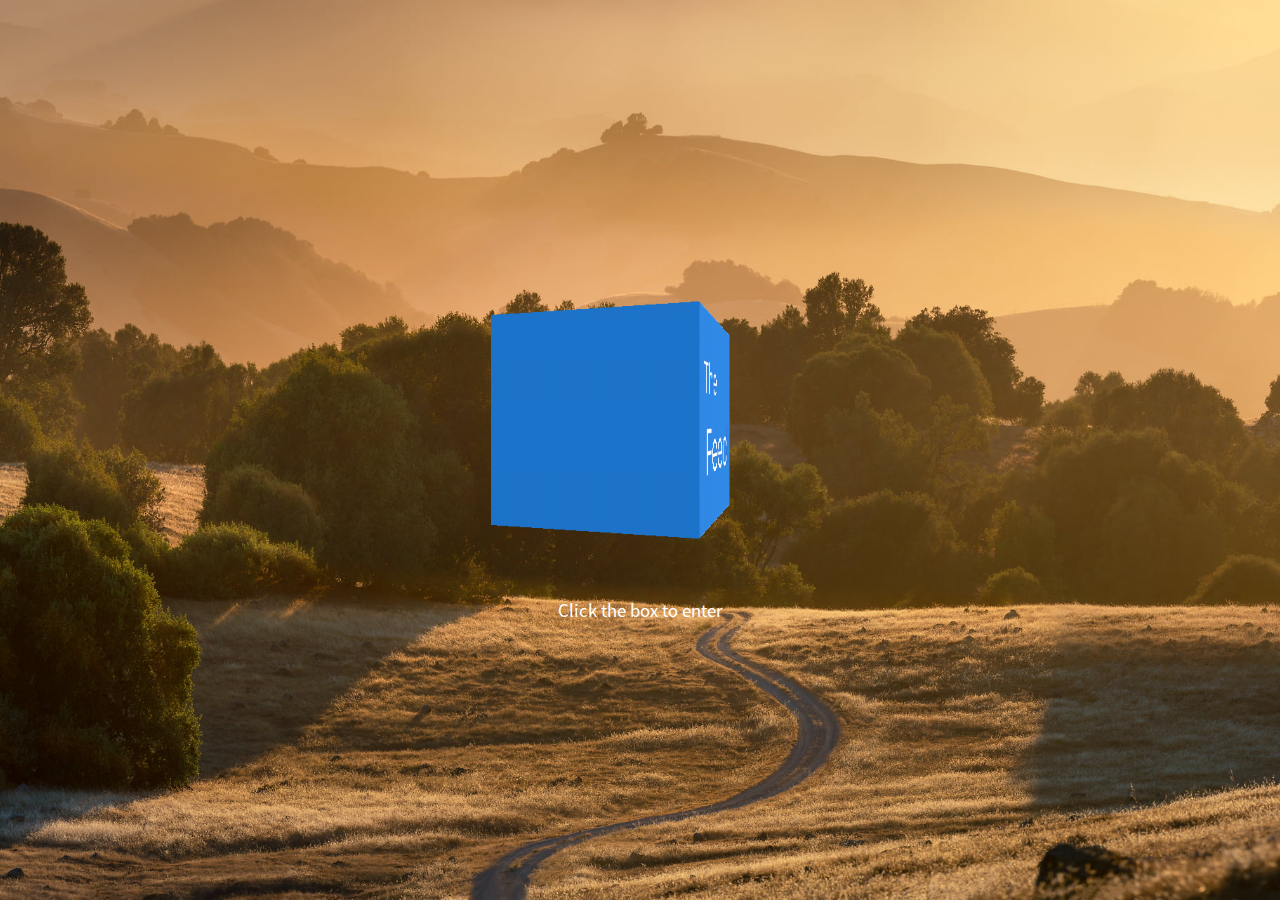
<file: index.html>
<!DOCTYPE html>
<!--[if lt IE 7]>      <html class="no-js lt-ie9 lt-ie8 lt-ie7"> <![endif]-->
<!--[if IE 7]>         <html class="no-js lt-ie9 lt-ie8"> <![endif]-->
<!--[if IE 8]>         <html class="no-js lt-ie9"> <![endif]-->
<!--[if gt IE 8]>      <html class="no-js"> <![endif]-->
<html class="home">
    <head>
        <meta charset="utf-8">
        <meta http-equiv="X-UA-Compatible" content="IE=edge">
        <title>The Feed</title>
        <meta name="description" content="">
        <meta name="viewport" content="width=device-width, initial-scale=1">
        <link rel="icon" type="image/x-icon" href="img/favicon.png">
        <link rel="stylesheet" href="css/style.css">
    </head>
    <body>
         <!--[if lt IE 7]>
            <p class="browsehappy">You are using an <strong>outdated</strong> browser. Please <a href="#">upgrade your browser</a> to improve your experience.</p>
        <![endif]-->
        <section class="homepage">
            <a href="thefeed.html"><img class="gif" src="img/feed.gif" width="300"></a>
            <h4>Click the box to enter</h4>
        </section>
        <script src="" async defer></script>
    </body>
</html>
</file>
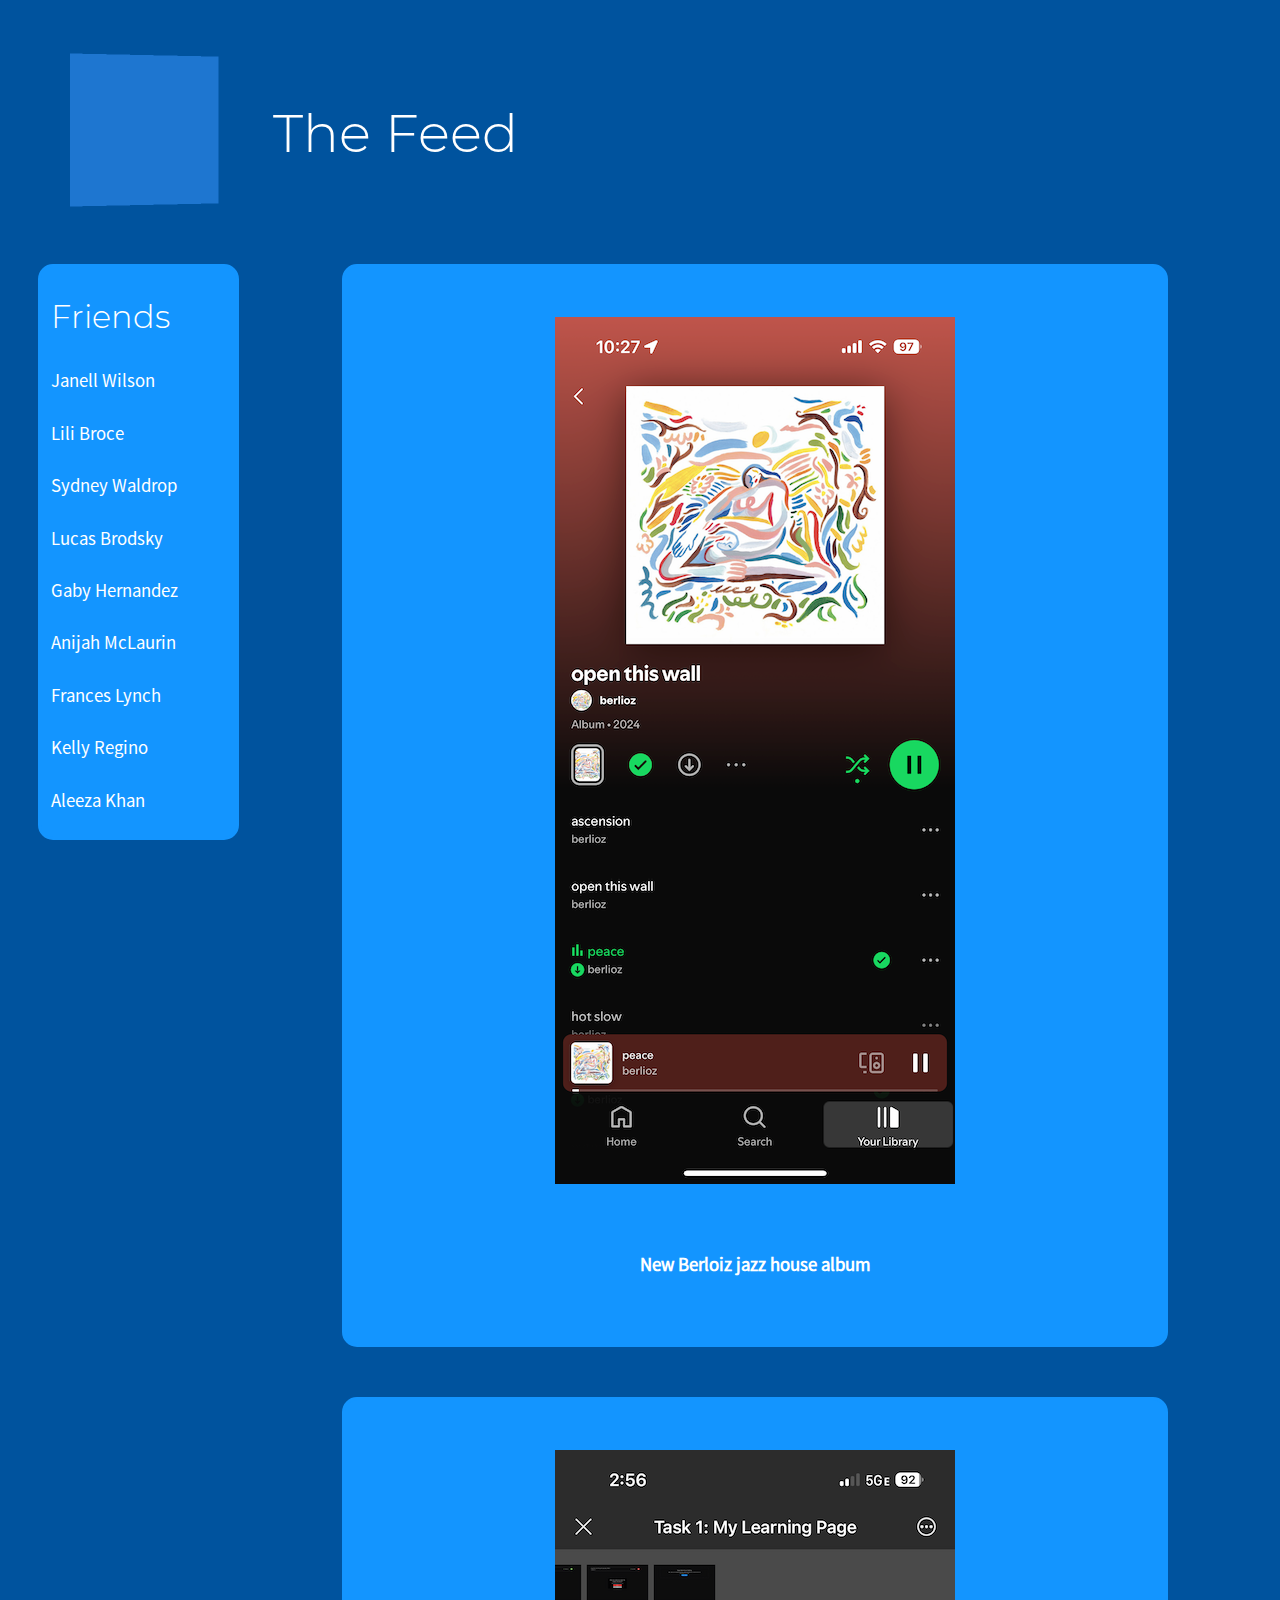
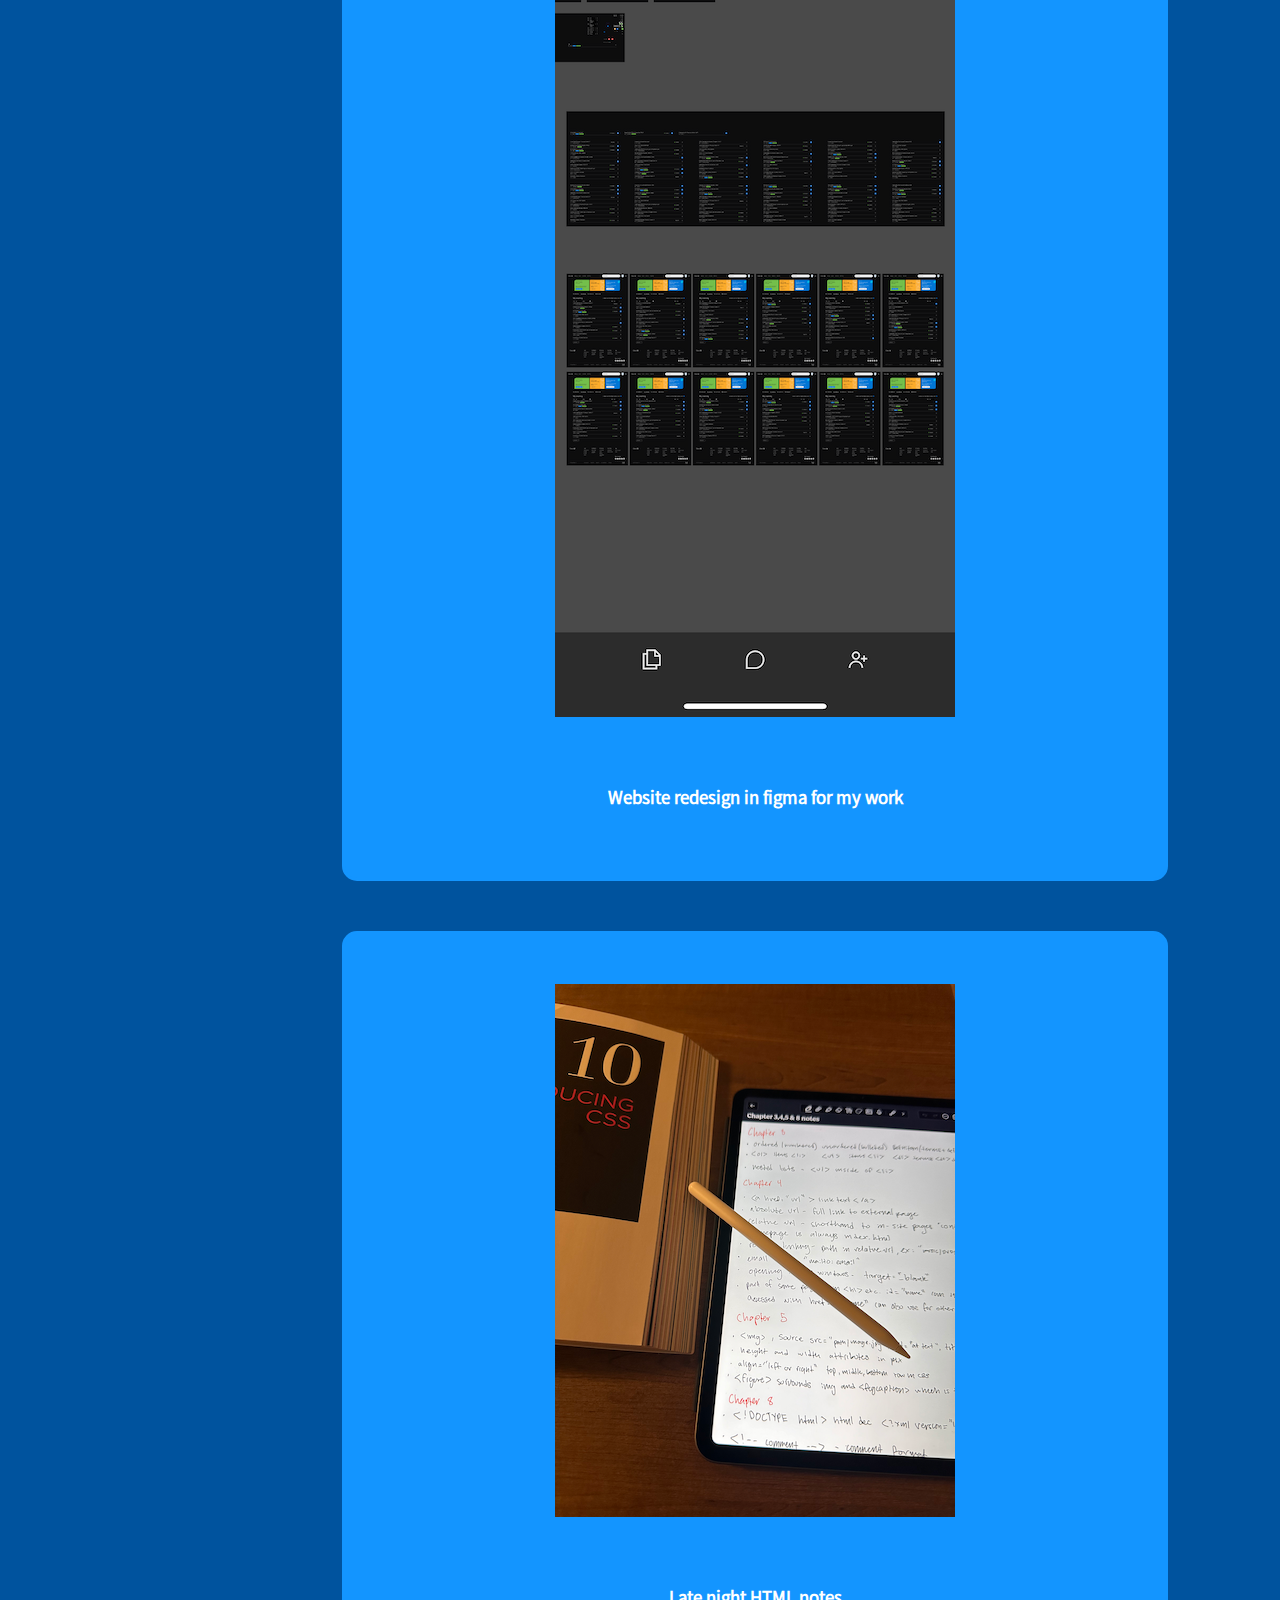
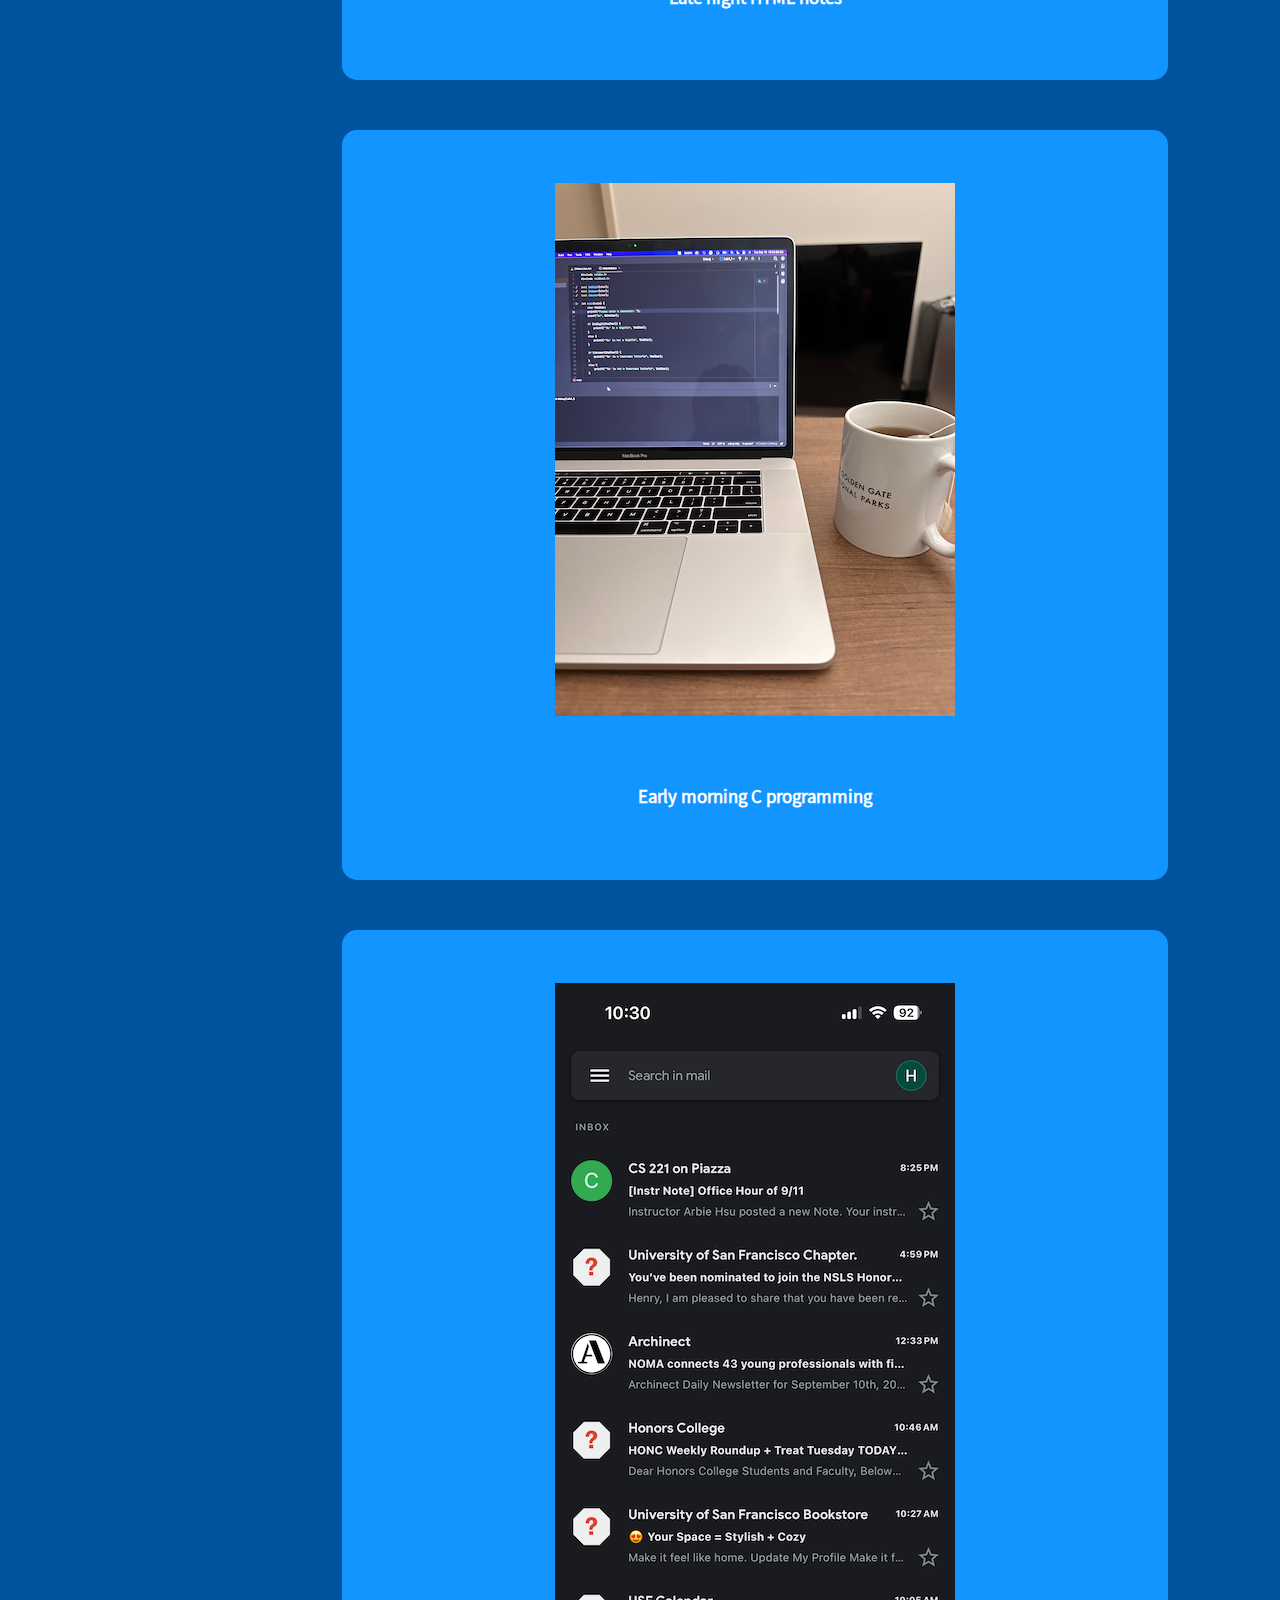
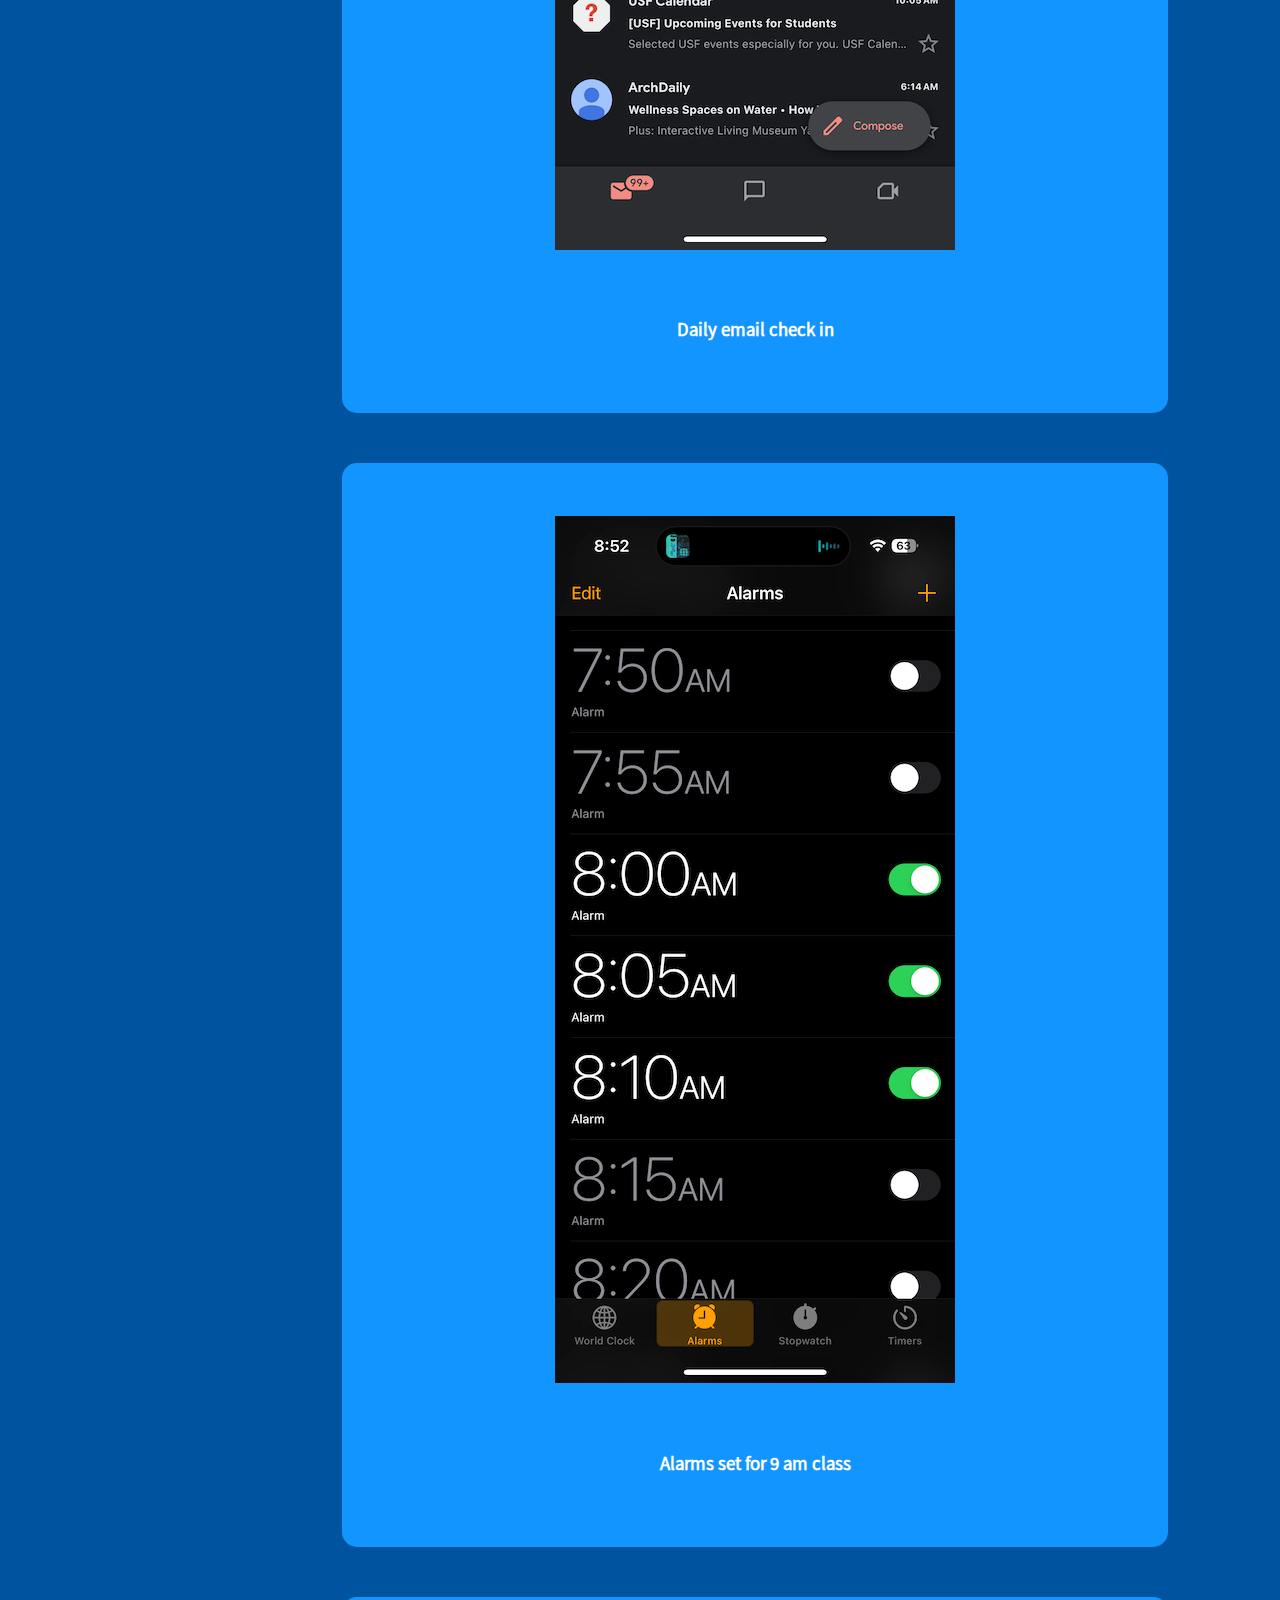
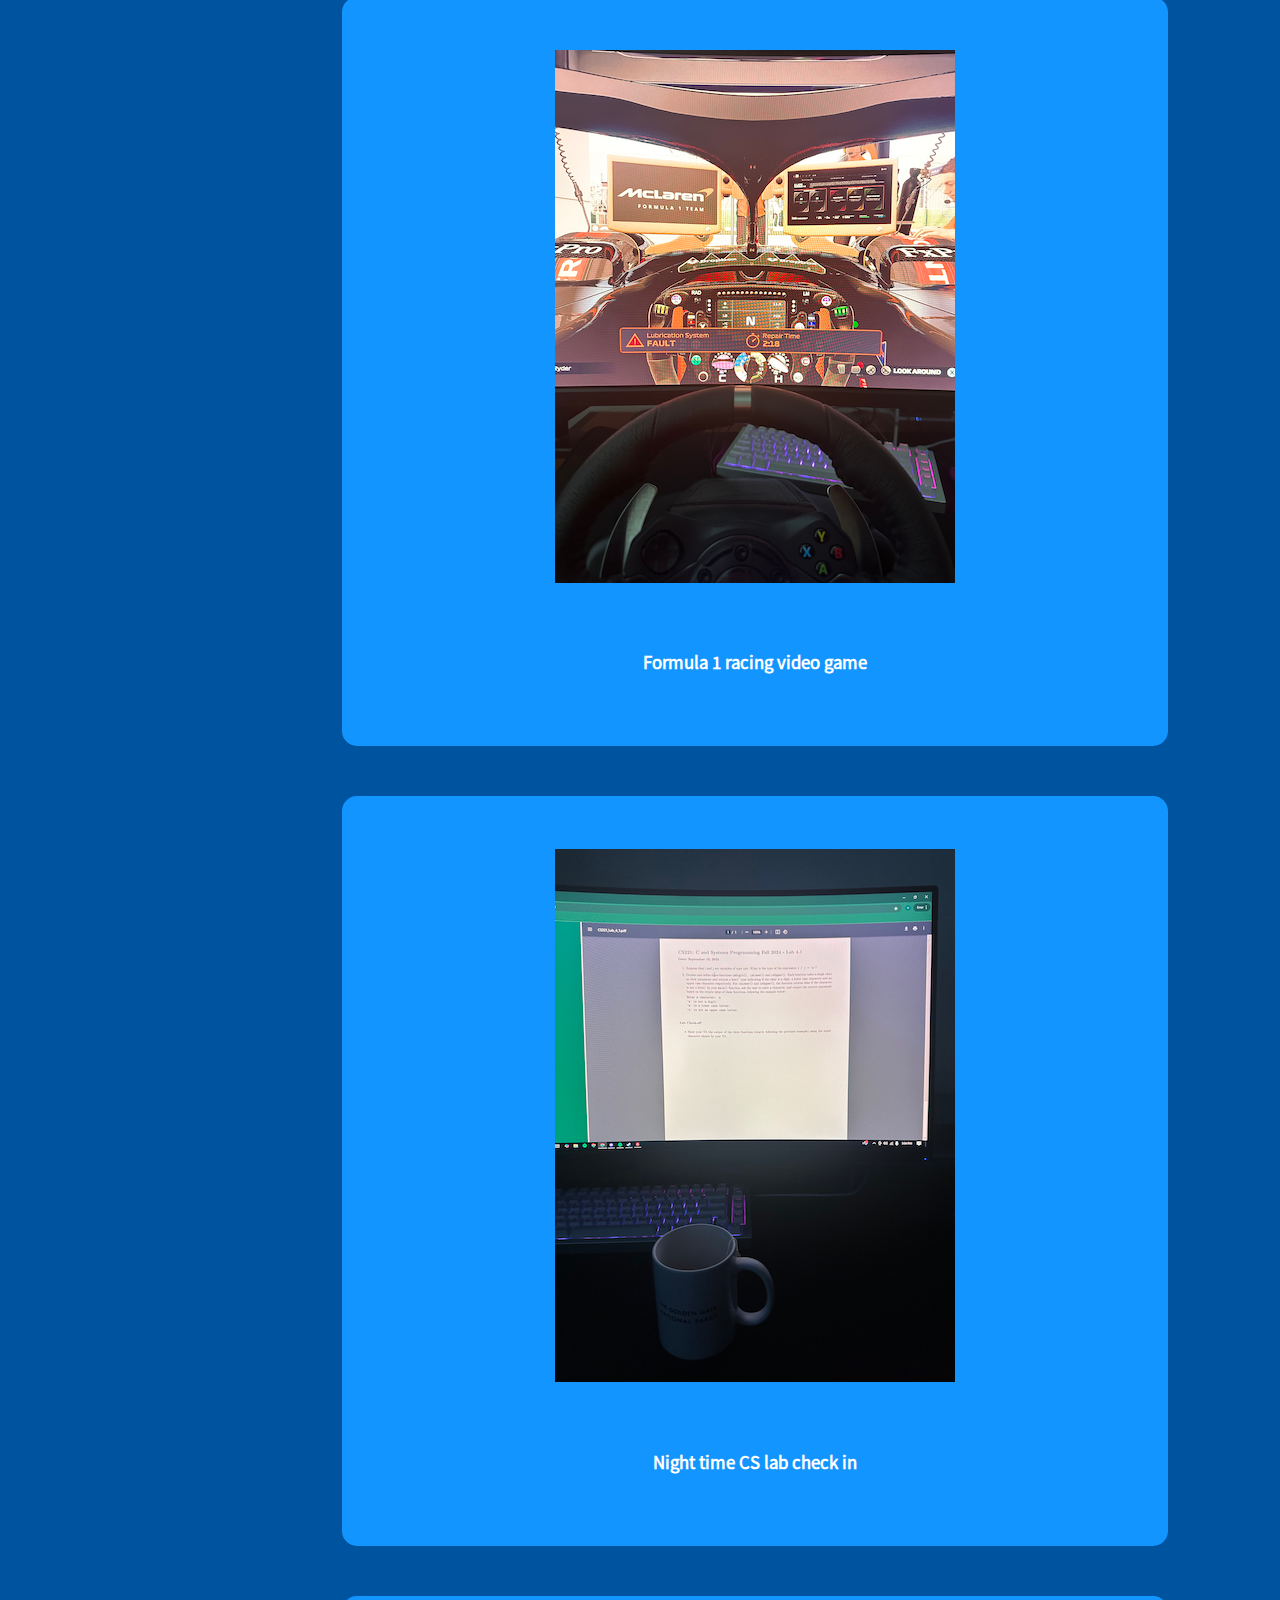
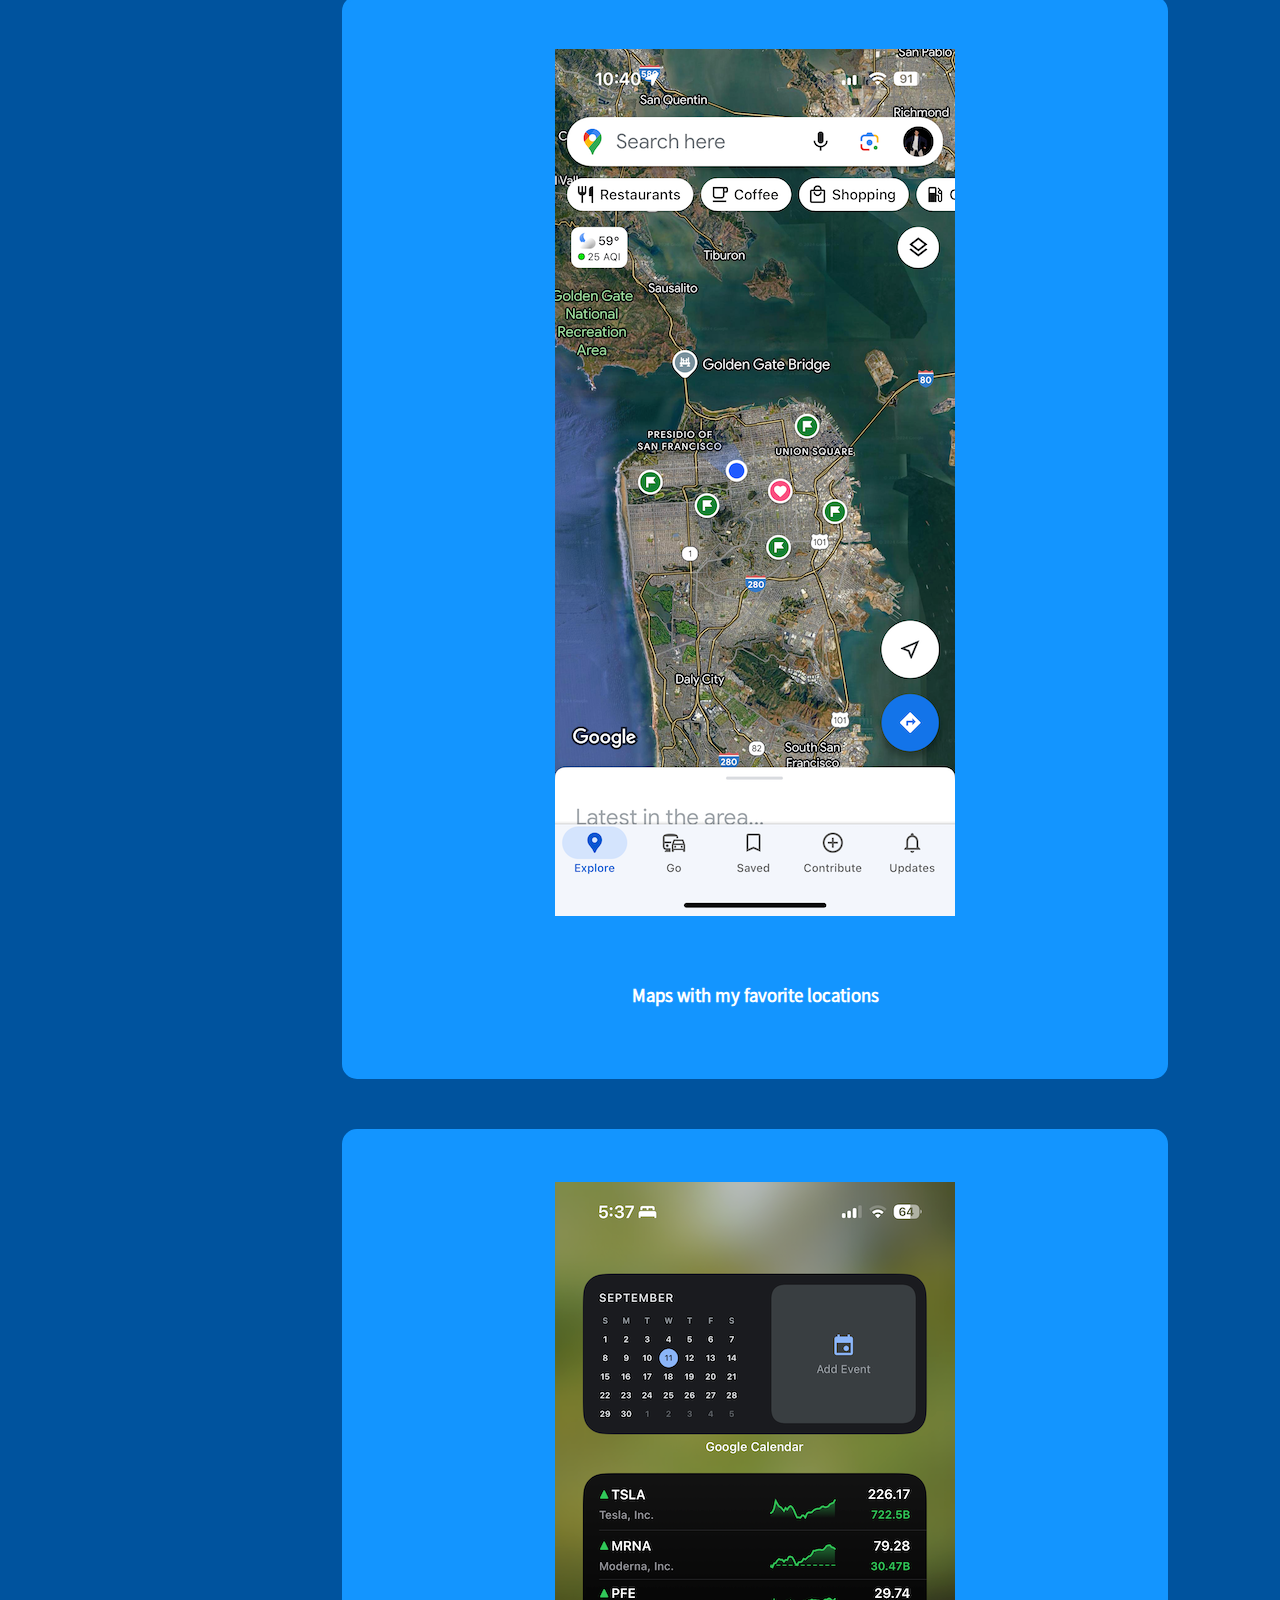
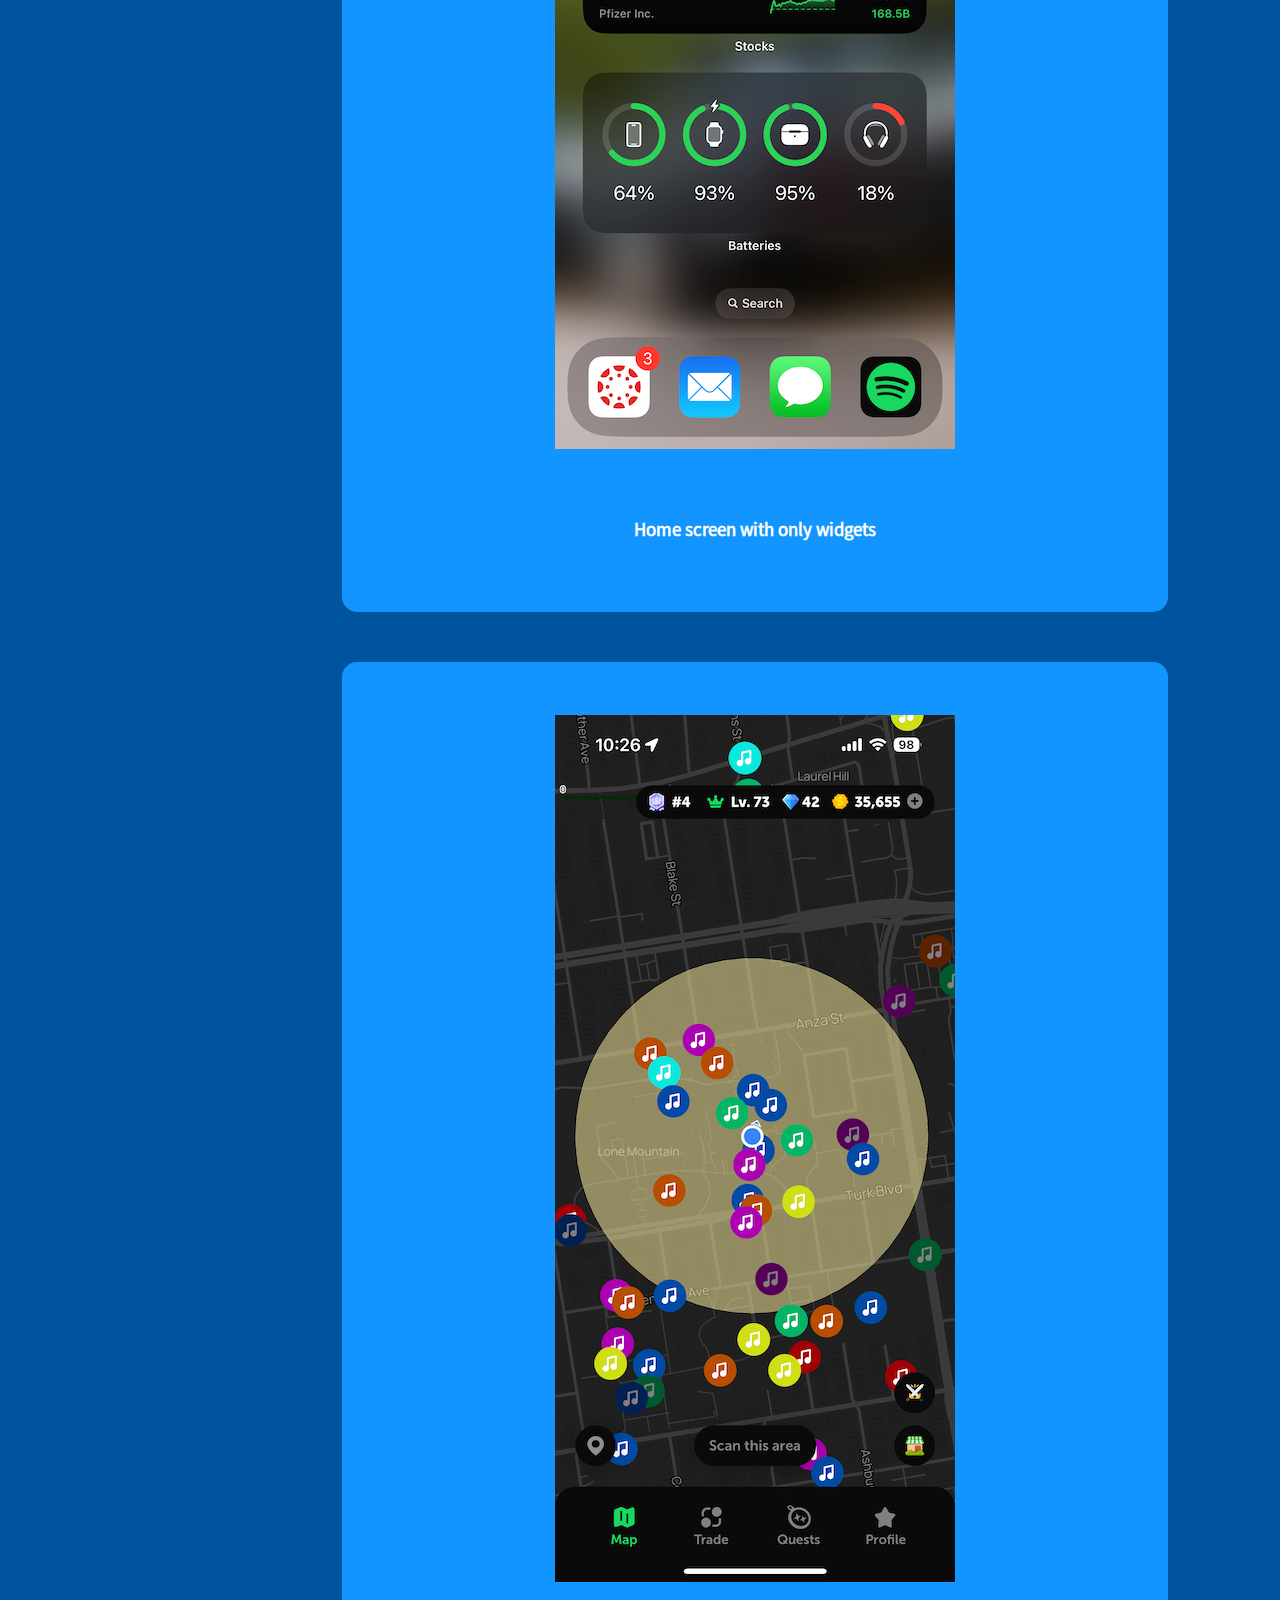
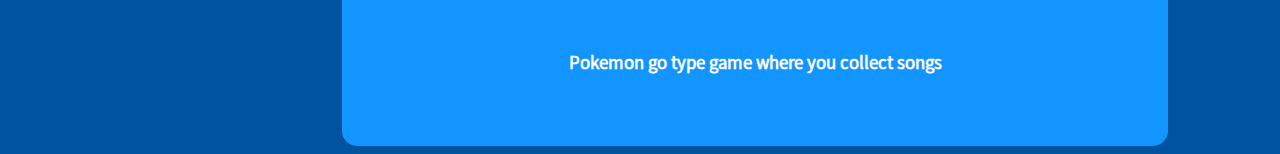
<file: thefeed.html>
<!DOCTYPE html>
<!--[if lt IE 7]>      <html class="no-js lt-ie9 lt-ie8 lt-ie7"> <![endif]-->
<!--[if IE 7]>         <html class="no-js lt-ie9 lt-ie8"> <![endif]-->
<!--[if IE 8]>         <html class="no-js lt-ie9"> <![endif]-->
<!--[if gt IE 8]>      <html class="no-js"> <![endif]-->
<html>
    <head>
        <meta charset="utf-8">
        <meta http-equiv="X-UA-Compatible" content="IE=edge">
        <title>The Feed</title>
        <meta name="description" content="">
        <meta name="viewport" content="width=device-width, initial-scale=1">
        <link rel="icon" type="image/x-icon" href="img/favicon.png">
        <link rel="stylesheet" href="css/style.css">
    </head>
    <body id="feedmain">
        <!--[if lt IE 7]>
            <p class="browsehappy">You are using an <strong>outdated</strong> browser. Please <a href="#">upgrade your browser</a> to improve your experience.</p>
        <![endif]-->
        <header>
                <a href="index.html"><img src="img/feed.gif" alt="" width="200" class="gif"></a> 
                <h1>The Feed</h1>
        </header>

        <secion class="page">
            <nav class="navigate">
                <h2>Friends</h2>
                <a href="https://jdwilson19.github.io/thefeed/" target="_blank">
                    <h3>Janell Wilson</h3>
                </a>
                <a href="" target="_blank">
                    <h3>Lili Broce</h3>
                </a>
                <a href="https://smwaldrop.github.io/thefeed/" target="_blank">
                    <h3>Sydney Waldrop</h3>
                </a>
                <a href="https://lbrod20.github.io/the_feed/" target="_blank">
                    <h3>Lucas Brodsky</h3>
                </a>
                <a href="https://gabyhernandez14.github.io/thefeed/" target="_blank">
                    <h3>Gaby Hernandez</h3>
                </a>
                <a href="https://amclaurin30.github.io/the-feed/" target="_blank">
                    <h3>Anijah McLaurin</h3>
                </a>
                <a href="https://franceslynch.github.io/thefeed/" target="_blank">
                    <h3>Frances Lynch</h3>
                </a>
                <a href="https://kmregino.github.io/kellyr_thefeed/" target="_blank">
                    <h3>Kelly Regino</h3>
                </a>
                <a href="https://aleezazkhan.github.io/aleeza_thefeed/" target="_blank">
                    <h3>Aleeza Khan</h3>
                </a>
            </nav>

            <main> 
                <section class="screenbox">
                    <img src="img/spotify.PNG" alt="screenshot of spotify showing 'open this wall' by Berloiz">
                    <h3>New Berloiz jazz house album</h3>
                </section>
                <section class="screenbox">
                    <img src="img/figma.PNG" alt="screenshot of figma mobile showing numerous designed website pages ready for prototype">
                    <h3>Website redesign in figma for my work</h3>
                </section>
                <section class="picbox">
                    <img src="img/notes.png" alt="CSS textbook open next to an ipad with notes">
                    <h3>Late night HTML notes</h3>
                </section>
                <section class="picbox">
                    <img src="img/code.png" alt="a laptop with C code next to a mug with tea in it">
                    <h3>Early morning C programming</h3>
                </section>
                <section class="screenbox">
                    <img src="img/gmail.PNG" alt="screenshot showing gmail mailbox">
                    <h3>Daily email check in</h3>
                </section>
                <section class="screenbox">
                    <img src="img/alarm.PNG" alt="screenshot of the clock app showing three 8 am alarms set">
                    <h3>Alarms set for 9 am class</h3>
                </section>
                <section class="picbox">
                    <img src="img/f1.png" alt="computer monitor showing the cockpit of an f1 car with a sim racing wheel in front">
                    <h3>Formula 1 racing video game</h3>
                </section>
                <section class="picbox">
                    <img src="img/computer.png" alt="computer monitor showing a CS lab pdf with a cup of tea below">
                    <h3>Night time CS lab check in</h3>
                </section>
                <section class="screenbox">
                    <img src="img/maps.PNG" alt="screenshot of google maps, showing san francisco with saved and favorite locations">
                    <h3>Maps with my favorite locations</h3>
                </section>
                <section class="screenbox">
                    <img src="img/home.PNG" alt="screenshot of an apple homescreen with three large widgets">
                    <h3>Home screen with only widgets</h3>
                </section>
                <section class="screenbox">
                    <img src="img/soundmap.PNG" alt="screenshot of an ios game where colorful circles can be opened for songs">
                    <h3>Pokemon go type game where you collect songs</h3>
                </section>
                
            </main>
        </section>

        <footer>
        </footer>
        <script src="" async defer></script>
    </body>
</html>
</file>
<file: css/style.css>
@font-face {
    font-family: "Source Sans Pro";
    src: url(font/SourceSansPro-Regular.otf);
}

@font-face {
    font-family: "Montserrat Light";
    src: url(font/Montserrat-Light.ttf);
}

@font-face {
    font-family: "Montserrat Medium";
    src: url(font/Montserrat-Medium.ttf);
}

@font-face {
    font-family: "Montserrat";
    src: url(font/Montserrat-Regular.ttf);
}

body {
   font-family: "Source Sans Pro"; 
   color:#ffffff;
}

h2 {
    font-family: "Montserrat Light";
    color: #ffffff;
    font-weight: lighter;
    font-size: 24pt;
    line-height: 80%;
}

h4 {
    font-weight: lighter;
    font-size: 14pt;
}

h1 {
    font-family: "Montserrat Light";
    font-size: 40pt;
    font-weight: lighter;
}

.home {
    background: url("../img/background.jpg") no-repeat center center fixed;
    -webkit-background-size: cover;
    -moz-background-size: cover;
    -o-background-size: cover;
    background-size: cover;
    font-family: "Montserrat";
    font-weight: Light;
    color: #ffffff;
    overflow-y: hidden;
    overflow-x: hidden;
}

#feedmain {
    background-color: #00539E;
}

.homepage {
    display: flex;
    flex-direction: column;
    justify-content: center;
    align-items: center;
    min-height: 100vh;
}

.gif {
    padding-right: 35px;
}

nav {
    display: flex;
    padding: 10px;
    width: 175px;
    flex-direction: column;
    align-items: flex-start;
    flex-shrink: 0;
    background-color: #1395FF;
    max-height: fit-content;
    border-radius: 15px;
    margin-left: 30px;
    border: 3px solid #1395FF;
}

nav h3 {
    line-height: 80%;
    font-weight: lighter;
}

nav a {
    text-decoration: none;
    color: white;
}

nav a:hover {
    color: #00539E;
}

header {
    display: flex;
    flex-direction: row;
    justify-content: flex-start;
    align-items: center;
    max-width: 100%;
    margin: 30px;
}

main {
    display: flex;
    width: 70%;
    padding: 0px 10px;
    flex-direction: column;
    justify-content: center;
    align-items: center;
    gap: 50px;
    flex-shrink: 0;
}

.page {
    display: flex;
    flex-direction: row;
    justify-content: space-between;
}

.screenbox {
    background-color: #1395FF;
    display: flex;
    width: 800px;
    padding: 50px 10px;
    flex-direction: column;
    justify-content: center;
    align-items: center;
    gap: 50px;
    border-radius: 15px;
    border: 3px solid #1395FF;
}

.picbox {
    background-color: #1395FF;
    display: flex;
    width: 800px;
    padding: 50px 10px;
    flex-direction: column;
    justify-content: center;
    align-items: center;
    gap: 50px;
    border-radius: 15px;
    border: 3px solid #1395FF;
}

.screenbox:hover {
    background-color: #37a2f9;
    border: 3px solid #ffffff;
}

.picbox:hover {
    background-color: #37a2f9;
    border: 3px solid #ffffff;
}

.navigate:hover {
    background-color: #37a2f9;
    border: 3px solid #ffffff;
}
</file>
